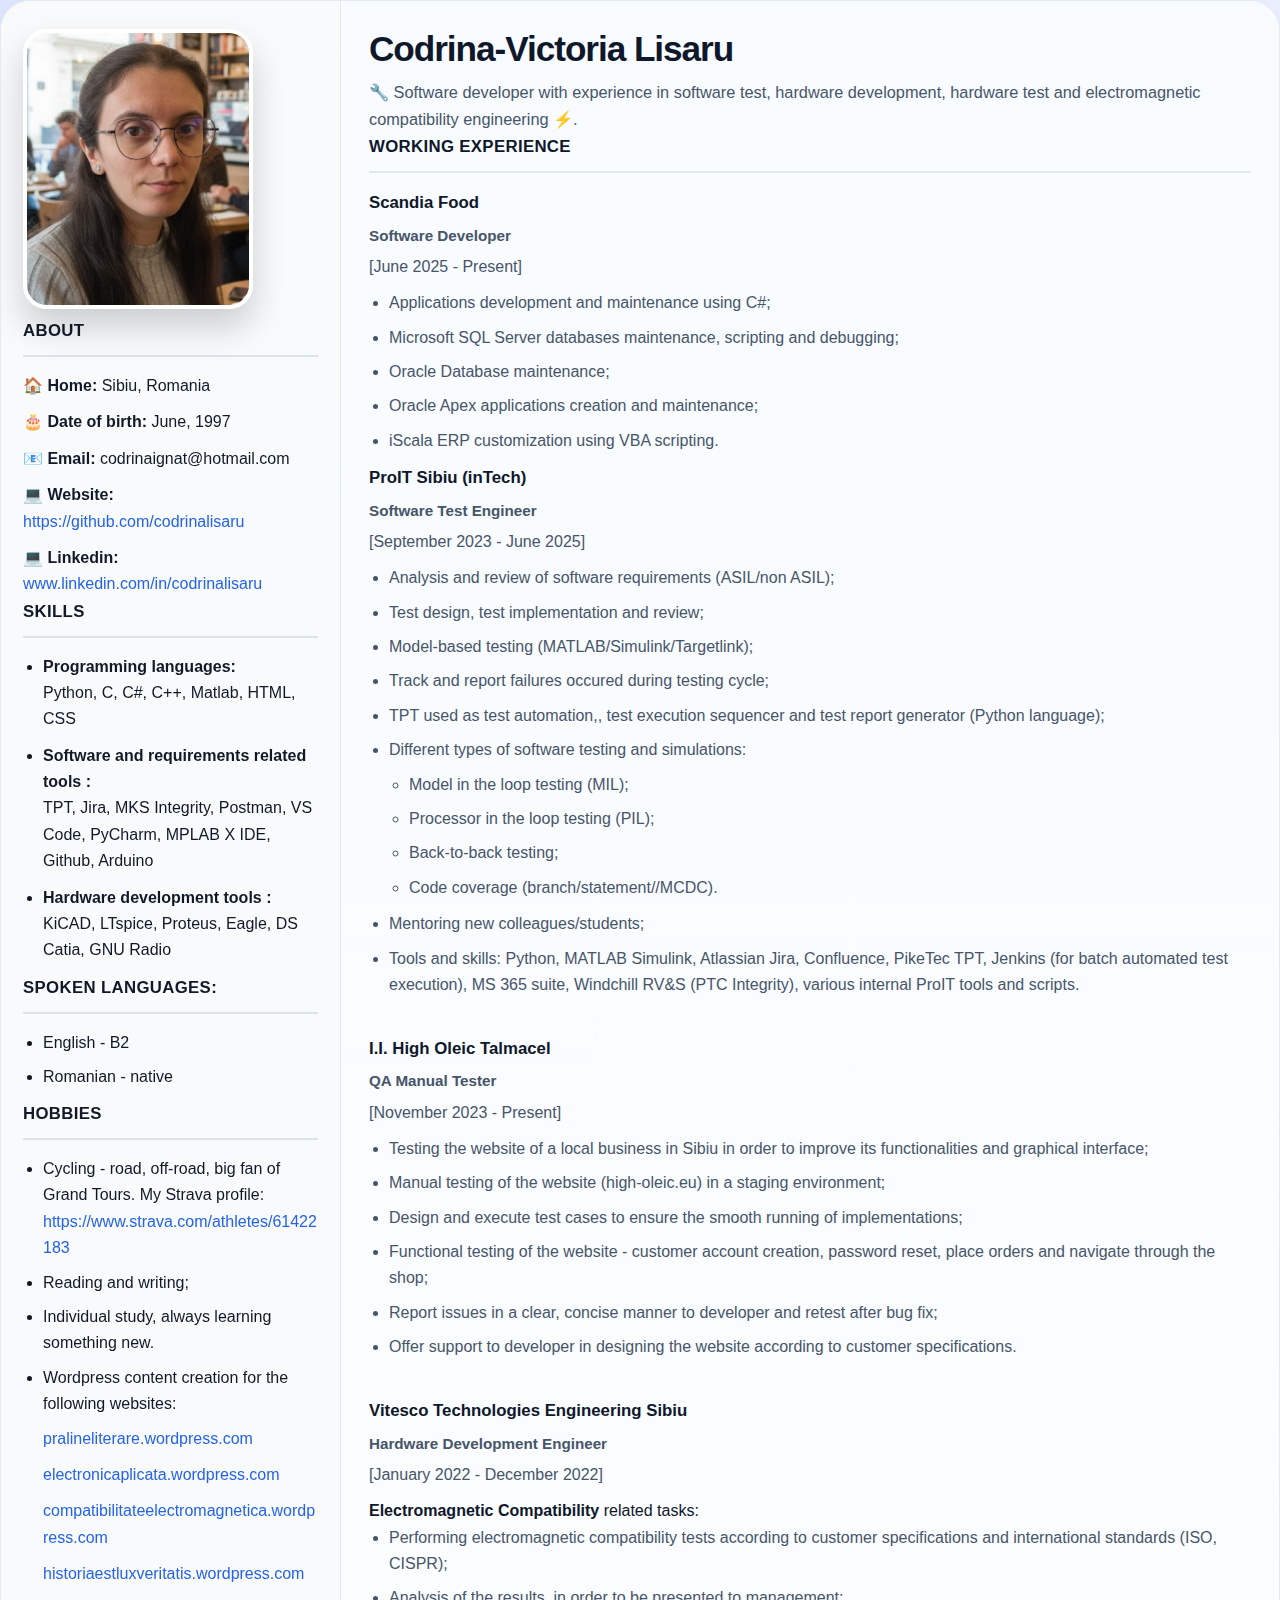
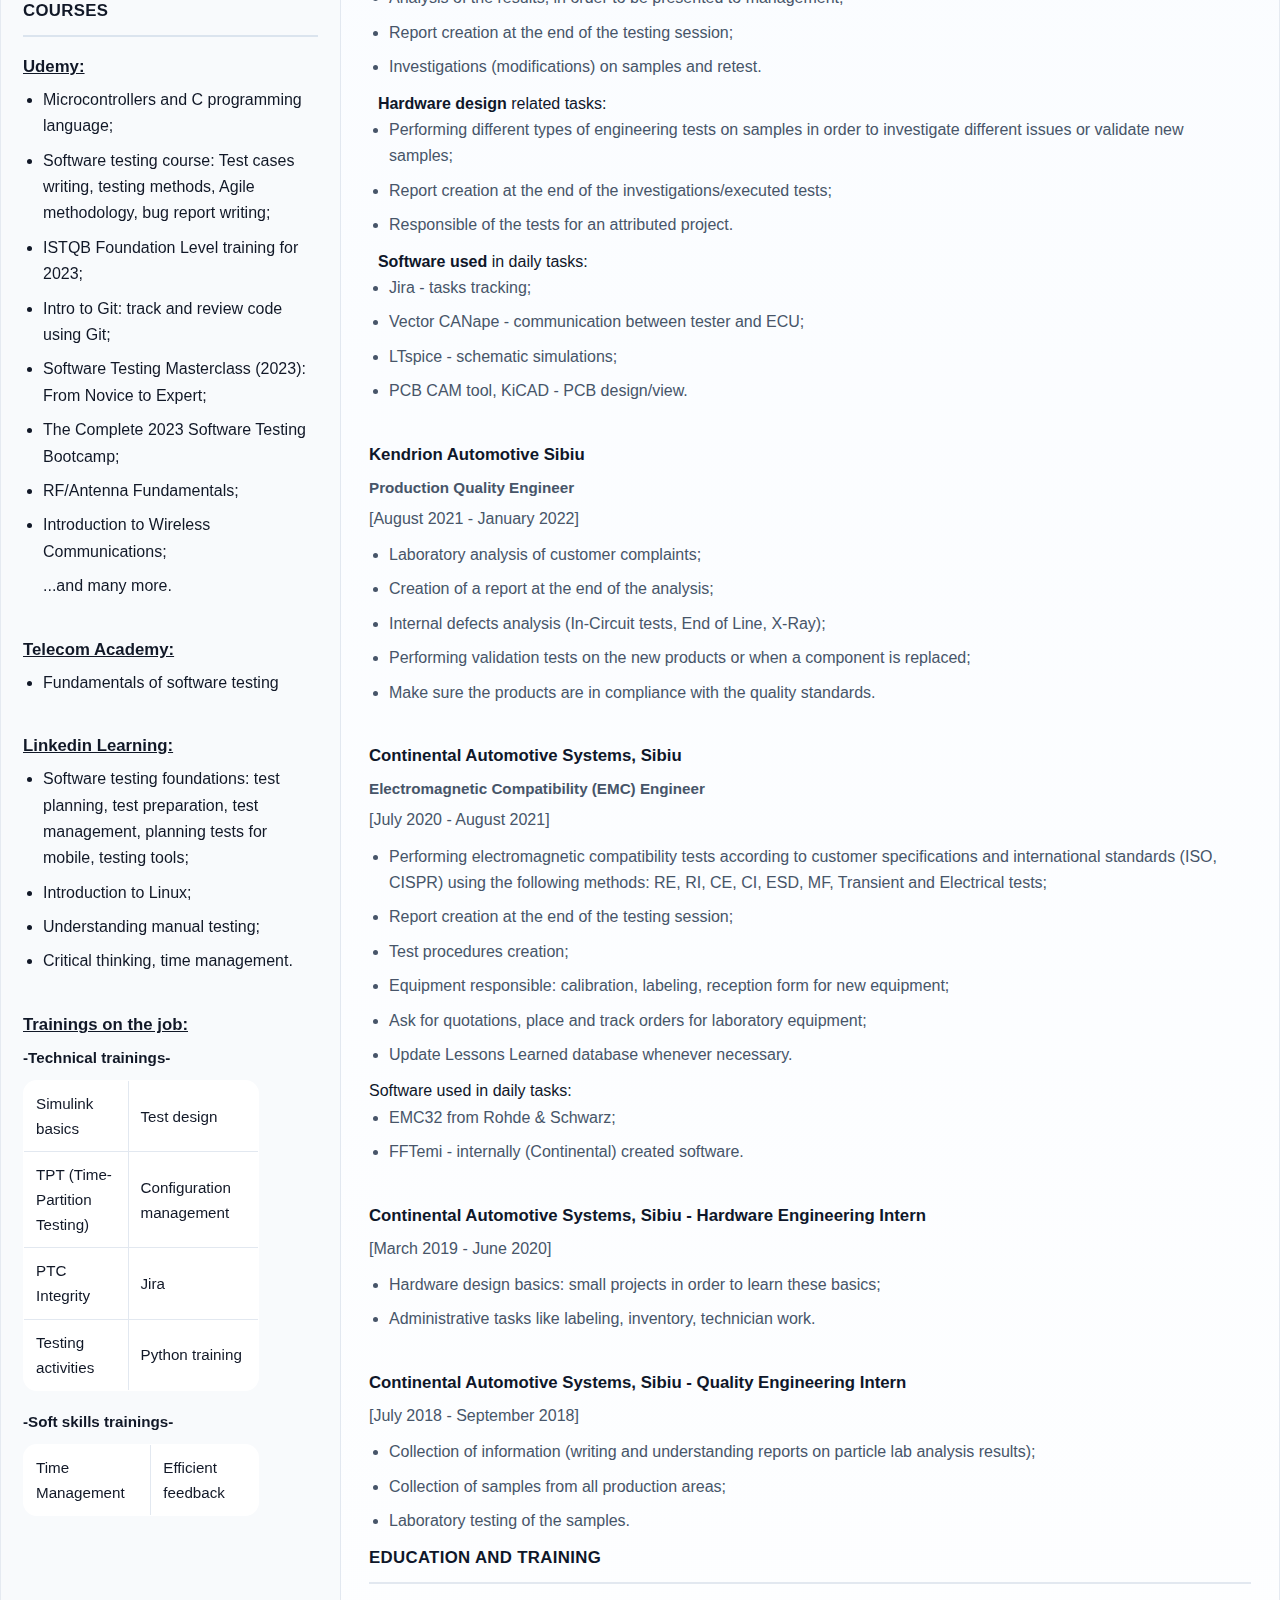
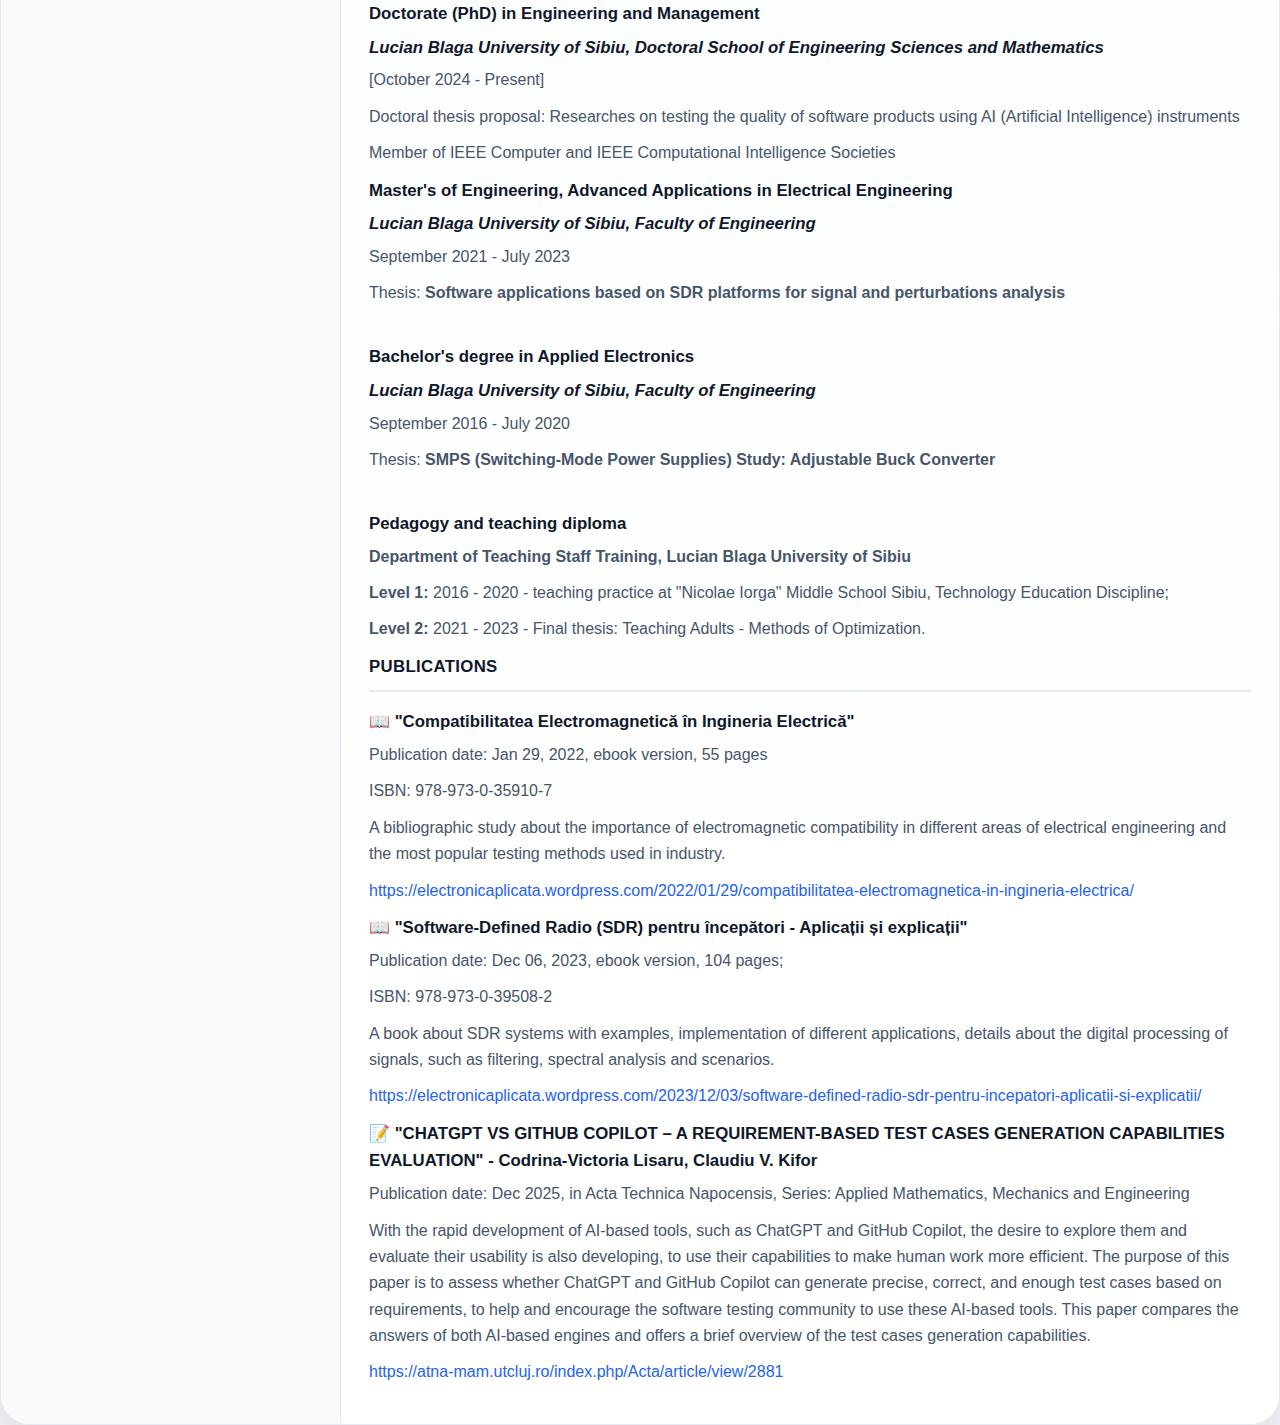
<file: index.html>
<!DOCTYPE html>
<html lang="en">

<head>
	<meta charset="UTF-8">
	<meta http-equiv="X-UA-Compatible" content="IE=edge">
	<meta name="viewport"
		content="width=device-width, initial-scale=1.0">
	<link rel="stylesheet" href="styles.css">
</head>

<body>
	<div class="full">
		<div class="left">
			<div class="image">
				<img src= "CV.jpg"
					style="width:230px;height:280px;">
			</div>
			<div class="Contact">
				<h2>About</h2>
                <p><b>🏠 Home:</b> Sibiu, Romania</p>
                <p><b>🎂 Date of birth:</b> June, 1997</p>
				<p><b>📧 Email:</b> codrinaignat@hotmail.com</p>
				<p><b>💻 Website:</b> <a href="https://github.com/codrinalisaru">https://github.com/codrinalisaru</a></p>
                <p><b>💻 Linkedin:</b> <a href="https://www.linkedin.com/in/codrinalisaru/">www.linkedin.com/in/codrinalisaru</a></p>
			</div>
			<div class="Skills">
				<h2>Skills</h2>
				<ul>
					<li><b>Programming languages: </b><p>
					Python, C, C#, C++, Matlab, HTML, CSS </p></li>
					<li><b>Software and requirements related tools : </b><p>TPT, Jira, MKS Integrity, Postman, VS Code, PyCharm, MPLAB X IDE, Github, Arduino</p></li>
					<li><b>Hardware development tools : </b><p>KiCAD, LTspice, Proteus, Eagle, DS Catia, GNU Radio</p></li>
				</ul>
			</div>
			<div class="Language">
				<h2>Spoken languages:</h2>
				<ul>
					<li>English - B2</li>
					<li>Romanian - native</li>
				</ul>
			</div>
			<div class="Hobbies">
				<h2>Hobbies</h2>
				<ul>
					<li>Cycling - road, off-road, big fan of Grand Tours. My Strava profile: <a href="https://www.strava.com/athletes/61422183">https://www.strava.com/athletes/61422183</a></li>
					<li>Reading and writing;</li>
                    <li>Individual study, always learning something new.</li>
                    <li>Wordpress content creation for the following websites:</li>
                    <p><a href="https://pralineliterare.wordpress.com/">pralineliterare.wordpress.com</a></p>
                    <p><a href="https://electronicaplicata.wordpress.com/">electronicaplicata.wordpress.com</a></p>
                    <p><a href="https://compatibilitateelectromagnetica.wordpress.com/">compatibilitateelectromagnetica.wordpress.com</a></p>
                    <p><a href="https://historiaestluxveritatis.wordpress.com/">historiaestluxveritatis.wordpress.com</a></p>
                </ul>
			</div>
            <div class="courses">
                <h2>Courses</h2>
                <h3><u><b>Udemy: </b></u></h3>
                <ul>
                    <li>Microcontrollers and C programming language;</li>
                    <li>Software testing course: Test cases writing, testing methods, Agile methodology, bug report writing;</li>
                    <li>ISTQB Foundation Level training for 2023;</li>
                    <li>Intro to Git: track and review code using Git;</li>
                    <li>Software Testing Masterclass (2023): From Novice to Expert;</li>
                    <li>The Complete 2023 Software Testing Bootcamp;</li>
                    <li>RF/Antenna Fundamentals;</li>
                    <li>Introduction to Wireless Communications;</li>
                    <p>...and many more.</p>
                </ul>
    
                &nbsp;
                <h3><u><b>Telecom Academy: </b></u></h3>
                <ul>
                    <li>Fundamentals of software testing</li>
                </ul>
    
                &nbsp;
                <h3><u><b>Linkedin Learning: </b></u></h3>
                <ul>
                    <li>Software testing foundations: test planning, test preparation, test management, planning tests for mobile, testing tools;</li>
                    <li>Introduction to Linux;</li>
                    <li>Understanding manual testing;</li>
                    <li>Critical thinking, time management.</li>
                </ul>
    
                &nbsp;
                <h3><u><b>Trainings on the job: </b></u></h3>
                <h4>-Technical trainings-</h4>
                <table style="width:80%">
                    <tr>
                      <td>Simulink basics</td>
                      <td>Test design</td>
                    </tr>
                    <tr>
                      <td>TPT (Time-Partition Testing)</td>
                      <td>Configuration management</td>
                    </tr>
                    <tr>
                        <td>PTC Integrity</td>
                        <td>Jira</td>
                      </tr>
                      <tr>
                        <td>Testing activities</td>
                        <td>Python training</td>
                      </tr>
                  </table>
    
                <h4>-Soft skills trainings-</h4>
                    <table style="width:80%">
                        <tr>
                            <td>Time Management</td>
                            <td> Efficient feedback</td>
                        </tr>
                    </table>
    
            </div>
		</div>

        
		<div class="right">
			<div class="name">
				<h1>Codrina-Victoria Lisaru</h1>
			</div>
			<div class="title">
                <p>🔧 Software developer with experience in software test, hardware development, hardware test and electromagnetic compatibility engineering ⚡.</p>
			</div>
                			
			<div class="Experience">
				<h2>Working experience </h2>
				<h3>Scandia Food</h3>
				<h4>Software Developer</h4>
				<p>[June 2025 - Present]</p>
				<ul>
					<li>Applications development and maintenance using C#;</li>
					<li>Microsoft SQL Server databases maintenance, scripting and debugging;</li>
					<li>Oracle Database maintenance;</li>
					<li>Oracle Apex applications creation and maintenance;</li>
					<li>iScala ERP customization using VBA scripting.</li>
				</ul>
				<h3>ProIT Sibiu (inTech)</h3>
				<h4>Software Test Engineer</h4>
				<p>[September 2023 - June 2025]</p>
				<ul>
					<li>Analysis and review of software requirements (ASIL/non ASIL);</li>
                    			<li>Test design, test implementation and review;</li>
                    			<li>Model-based testing (MATLAB/Simulink/Targetlink);</li>
                    			<li>Track and report failures occured during testing cycle;</li>
                    			<li>TPT used as test automation,, test execution sequencer and test report generator (Python language);</li>
                    			<li>Different types of software testing and simulations:</li>
                      	  	<ul>
                            		<li>Model in the loop testing (MIL);</li>
                            		<li>Processor in the loop testing (PIL);</li>
                            <li>Back-to-back testing;</li>
                            <li>Code coverage (branch/statement//MCDC).</li>
                        </ul>
                    <li>Mentoring new colleagues/students;</li>
                    <li>Tools and skills: Python, MATLAB Simulink, Atlassian Jira, Confluence, PikeTec TPT, Jenkins (for batch automated test execution), MS 365 suite, Windchill RV&S (PTC Integrity), various internal ProIT tools and scripts.</li>
				</ul>
                &nbsp;

                <h3>I.I. High Oleic Talmacel</h3>
				<h4>QA Manual Tester</h4>
				<p>[November 2023 - Present]</p>
				<ul>
					<li>Testing the website of a local business in Sibiu in order to improve its functionalities and graphical interface; </li>
					<li>Manual testing of the website (high-oleic.eu) in a staging environment;</li>
					<li>Design and execute test cases to ensure the smooth running of implementations;</li>
					<li>Functional testing of the website - customer account creation, password reset, place orders and navigate through the shop;</li>
					<li>Report issues in a clear, concise manner to developer and retest after bug fix;</li>
					<li>Offer support to developer in designing the website according to customer specifications.</li>
				</ul>
                &nbsp;
				<h3>Vitesco Technologies Engineering Sibiu</h3>
				<h4>Hardware Development Engineer</h4>
				<p>[January 2022 - December 2022]</p>
                <p2><b>Electromagnetic Compatibility</b> related tasks:</p2>
				<ul>
					<li>Performing electromagnetic compatibility tests according to customer specifications and international standards (ISO, CISPR);</li>
					<li>Analysis of the results, in order to be presented to management; </li>
					<li>Report creation at the end of the testing session; </li>
                    <li>Investigations (modifications) on samples and retest. </li>
				</ul>
                &nbsp;
                <p2><b>Hardware design</b> related tasks: </p2>
                <ul>
					<li>Performing different types of engineering tests on samples in order to investigate different issues or validate new samples;</li>
					<li>Report creation at the end of the investigations/executed tests; </li>
					<li>Responsible of the tests for an attributed project. </li>
				</ul>
                &nbsp;
                <p2><b>Software used</b> in daily tasks: </p2>
                <ul>
					<li>Jira - tasks tracking; </li>
					<li>Vector CANape - communication between tester and ECU; </li>
					<li>LTspice - schematic simulations; </li>
                    <li>PCB CAM tool, KiCAD - PCB design/view.</li>
				</ul>
                &nbsp;
                <h3>Kendrion Automotive Sibiu</h3>
				<h4>Production Quality Engineer</h4>
				<p>[August 2021 - January 2022]</p>
				<ul>
					<li>Laboratory analysis of customer complaints;</li>
					<li>Creation of a report at the end of the analysis;</li>
					<li>Internal defects analysis (In-Circuit tests, End of Line, X-Ray);</li>
                    <li>Performing validation tests on the new products or when a component is replaced;</li>
                    <li>Make sure the products are in compliance with the quality standards.</li>
				</ul>
                &nbsp;
                <h3>Continental Automotive Systems, Sibiu</h3>
				<h4>Electromagnetic Compatibility (EMC) Engineer</h4>
				<p>[July 2020 - August 2021]</p>
				<ul>
					<li>Performing electromagnetic compatibility tests according to customer specifications 
                        and international standards (ISO, CISPR) using the following methods: RE, RI, CE, CI, ESD,
                        MF, Transient and Electrical tests; 
                    </li>
					<li>Report creation at the end of the testing session; </li>
					<li>Test procedures creation;</li>
                    <li>Equipment responsible: calibration, labeling, reception form for new equipment;</li>
					<li>Ask for quotations, place and track orders for laboratory equipment;</li>
                    <li>Update Lessons Learned database whenever necessary.</li>
				</ul>
                <p2>Software used in daily tasks: </p2>
                <ul>
                    <li>EMC32 from Rohde & Schwarz;</li>
                    <li>FFTemi - internally (Continental) created software.</li>
                </ul>
                &nbsp;
                <h3>Continental Automotive Systems, Sibiu - Hardware Engineering Intern</h3>
				<p>[March 2019 - June 2020]</p>
				<ul>
					<li>Hardware design basics: small projects in order to learn these basics;</li>
					<li>Administrative tasks like labeling, inventory, technician work.</li>
                </ul>

                &nbsp;
                <h3>Continental Automotive Systems, Sibiu - Quality Engineering Intern</h3>
				<p>[July 2018 - September 2018]</p>
				<ul>
					<li>Collection of information (writing and understanding reports on particle lab analysis results);</li>
					<li>Collection of samples from all production areas;</li>
                    <li>Laboratory testing of the samples.</li>
                </ul>
			</div>
			<div class="Education">
				<h2>Education and Training</h2>
                <h3>Doctorate (PhD) in Engineering and Management</h3>
		<h3><i>Lucian Blaga University of Sibiu, Doctoral School of Engineering Sciences and Mathematics</i></h3>
			<p>[October 2024 - Present]</p>
			<p>Doctoral thesis proposal: Researches on testing the quality of software products using AI (Artificial Intelligence) instruments</p>
			<p>Member of IEEE Computer and IEEE Computational Intelligence Societies</p>
		<h3>Master's of Engineering, Advanced Applications in Electrical Engineering</h3>
		<h3><i>Lucian Blaga University of Sibiu, Faculty of Engineering</i></h3>
                <p>September 2021 - July 2023</p>
                <p>Thesis: <b>Software applications based on SDR platforms for signal and perturbations analysis</b></p>
				
                &nbsp;
                <h3>Bachelor's degree in Applied Electronics</h3>
                <h3><i>Lucian Blaga University of Sibiu, Faculty of Engineering</i></h3>
				<p>September 2016 - July 2020</p>
                <p>Thesis: <b>SMPS (Switching-Mode Power Supplies) Study: Adjustable Buck Converter</b></p>
				
                &nbsp;
                <h3>Pedagogy and teaching diploma</h3>
				<p><b>Department of Teaching Staff Training, Lucian Blaga University of Sibiu</b></p>
                <p><b>Level 1:</b> 2016 - 2020 - teaching practice at "Nicolae Iorga" Middle School Sibiu, Technology Education Discipline;</p>
                <p><b>Level 2:</b> 2021 - 2023 - Final thesis: Teaching Adults - Methods of Optimization.</p>
            </div>
			
            <div class="publications">
                <h2>Publications</h2>
                <h3>📖 "Compatibilitatea Electromagnetică în Ingineria Electrică"</h3>
                <p>Publication date: Jan 29, 2022, ebook version, 55 pages</p>
                <p>ISBN: 978-973-0-35910-7</p>
                <p>A bibliographic study about the importance of electromagnetic compatibility in different areas of electrical engineering
                    and the most popular testing methods used in industry.
                </p>
                <p><a href="https://electronicaplicata.wordpress.com/2022/01/29/compatibilitatea-electromagnetica-in-ingineria-electrica/">
                    https://electronicaplicata.wordpress.com/2022/01/29/compatibilitatea-electromagnetica-in-ingineria-electrica/</a></p>

                <h3>📖 "Software-Defined Radio (SDR) pentru începători - Aplicații și explicații"</h3>
                <p>Publication date: Dec 06, 2023, ebook version, 104 pages;</p>
                <p>ISBN: 978-973-0-39508-2</p> 
                <!-- <p>Short description: </p> -->
                <p>A book about SDR systems with examples, implementation of different applications, details about the digital processing of signals, such as filtering, spectral analysis and scenarios.</p>
                <p><a href="https://electronicaplicata.wordpress.com/2023/12/03/software-defined-radio-sdr-pentru-incepatori-aplicatii-si-explicatii/">
                    https://electronicaplicata.wordpress.com/2023/12/03/software-defined-radio-sdr-pentru-incepatori-aplicatii-si-explicatii/</a></p>

				<h3>📝 "CHATGPT VS GITHUB COPILOT – A REQUIREMENT-BASED TEST CASES GENERATION CAPABILITIES EVALUATION" - Codrina-Victoria Lisaru, Claudiu V. Kifor</h3>
                <p>Publication date: Dec 2025, in Acta Technica Napocensis, Series: Applied Mathematics, Mechanics and Engineering</p>
                <!-- <p>Abstract: </p> -->
                <p>With the rapid development of AI-based tools, such as ChatGPT and GitHub Copilot, the desire to explore them and evaluate their usability is also developing, to use their capabilities to make human work more efficient. The purpose of this paper is to assess whether ChatGPT and GitHub Copilot can generate precise, correct, and enough test cases based on requirements, to help and encourage the software testing community to use these AI-based tools. This paper compares the answers of both AI-based engines and offers a brief overview of the test cases generation capabilities.</p>
                <p><a href="https://atna-mam.utcluj.ro/index.php/Acta/article/view/2881">
                    https://atna-mam.utcluj.ro/index.php/Acta/article/view/2881</a></p>
            </div>
		</div>
	</div>
</body>

</html>
</file>
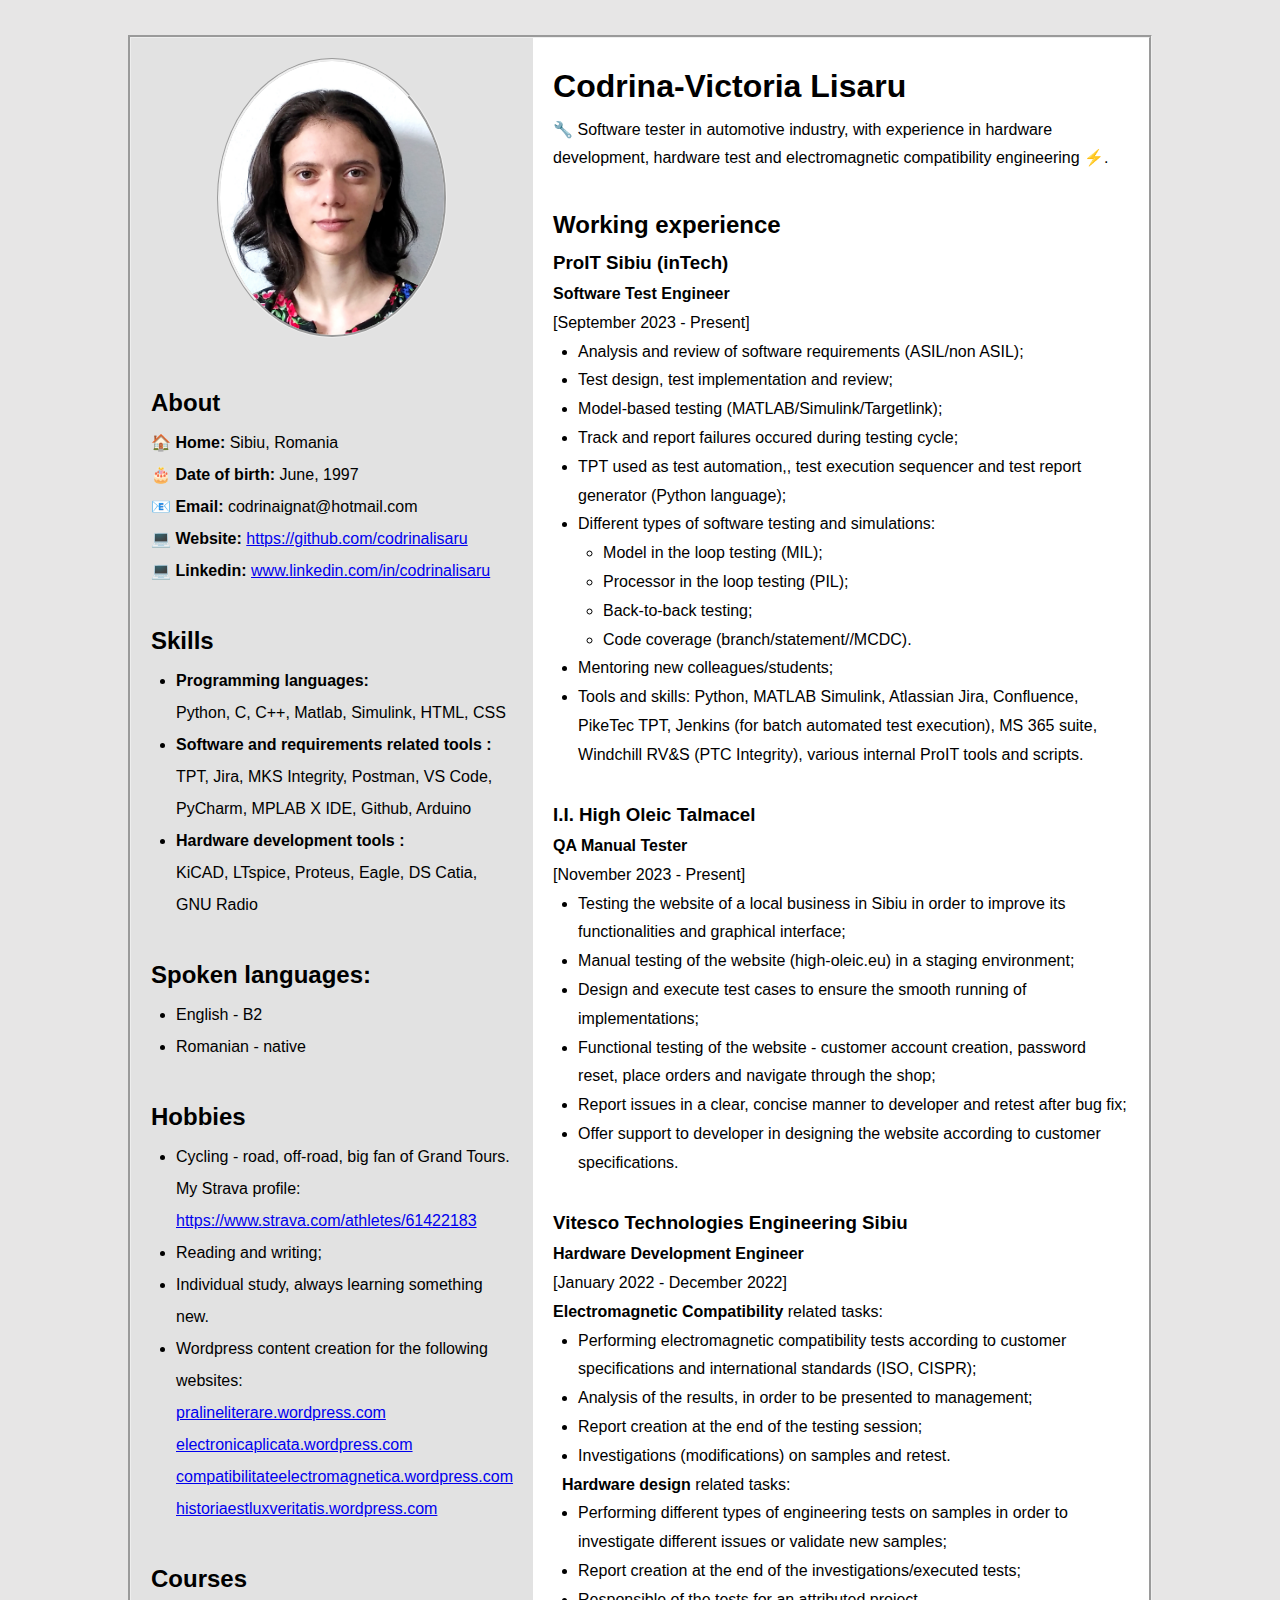
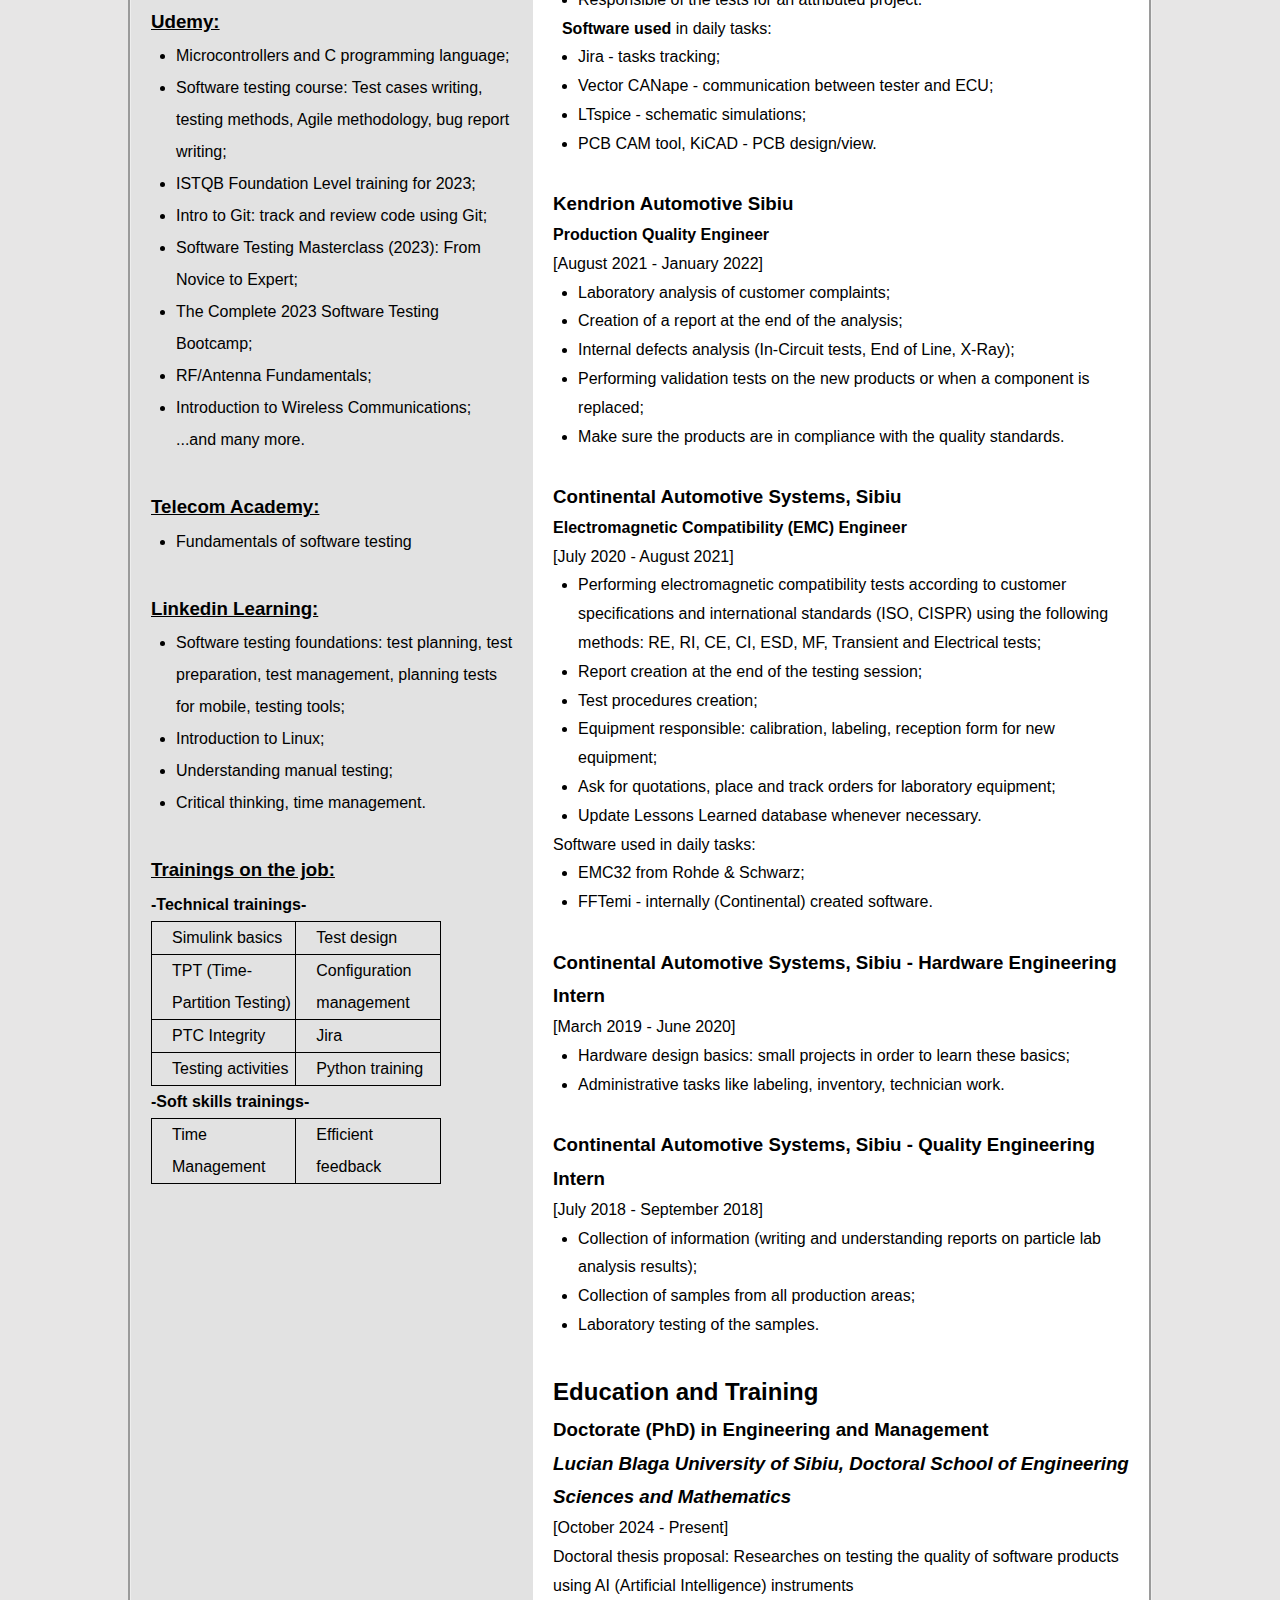
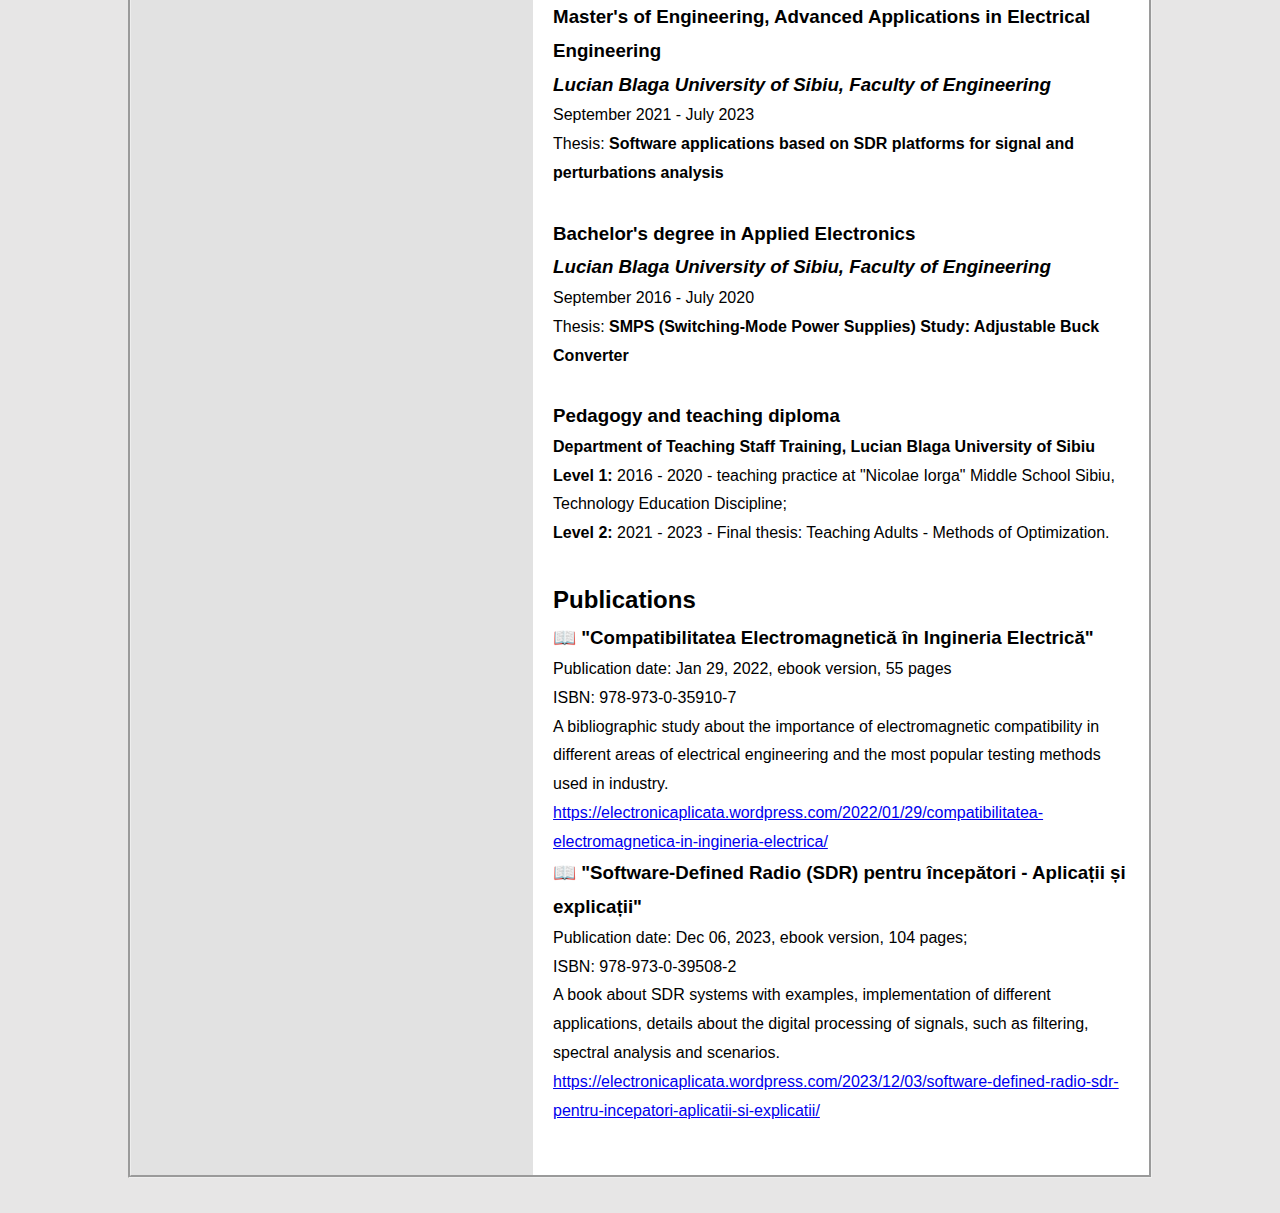
<file: public/index.html>
<!DOCTYPE html>
<html lang="en">

<head>
	<meta charset="UTF-8">
	<meta http-equiv="X-UA-Compatible" content="IE=edge">
	<meta name="viewport"
		content="width=device-width, initial-scale=1.0">
	<link rel="stylesheet" href="styles.css">
</head>

<body>
	<div class="full">
		<div class="left">
			<div class="image">
				<img src= "CV.jpg"
					style="width:230px;height:280px;">
			</div>
			<div class="Contact">
				<h2>About</h2>
                <p><b>🏠 Home:</b> Sibiu, Romania</p>
                <p><b>🎂 Date of birth:</b> June, 1997</p>
				<p><b>📧 Email:</b> codrinaignat@hotmail.com</p>
				<p><b>💻 Website:</b> <a href="https://github.com/codrinalisaru">https://github.com/codrinalisaru</a></p>
                <p><b>💻 Linkedin:</b> <a href="https://www.linkedin.com/in/codrinalisaru/">www.linkedin.com/in/codrinalisaru</a></p>
			</div>
			<div class="Skills">
				<h2>Skills</h2>
				<ul>
					<li><b>Programming languages: </b><p>
					Python, C, C++, Matlab, Simulink, HTML, CSS </p></li>
					<li><b>Software and requirements related tools : </b><p>TPT, Jira, MKS Integrity, Postman, VS Code, PyCharm, MPLAB X IDE, Github, Arduino</p></li>
					<li><b>Hardware development tools : </b><p>KiCAD, LTspice, Proteus, Eagle, DS Catia, GNU Radio</p></li>
				</ul>
			</div>
			<div class="Language">
				<h2>Spoken languages:</h2>
				<ul>
					<li>English - B2</li>
					<li>Romanian - native</li>
				</ul>
			</div>
			<div class="Hobbies">
				<h2>Hobbies</h2>
				<ul>
					<li>Cycling - road, off-road, big fan of Grand Tours. My Strava profile: <a href="https://www.strava.com/athletes/61422183">https://www.strava.com/athletes/61422183</a></li>
					<li>Reading and writing;</li>
                    <li>Individual study, always learning something new.</li>
                    <li>Wordpress content creation for the following websites:</li>
                    <p><a href="https://pralineliterare.wordpress.com/">pralineliterare.wordpress.com</a></p>
                    <p><a href="https://electronicaplicata.wordpress.com/">electronicaplicata.wordpress.com</a></p>
                    <p><a href="https://compatibilitateelectromagnetica.wordpress.com/">compatibilitateelectromagnetica.wordpress.com</a></p>
                    <p><a href="https://historiaestluxveritatis.wordpress.com/">historiaestluxveritatis.wordpress.com</a></p>
                </ul>
			</div>
            <div class="courses">
                <h2>Courses</h2>
                <h3><u><b>Udemy: </b></u></h3>
                <ul>
                    <li>Microcontrollers and C programming language;</li>
                    <li>Software testing course: Test cases writing, testing methods, Agile methodology, bug report writing;</li>
                    <li>ISTQB Foundation Level training for 2023;</li>
                    <li>Intro to Git: track and review code using Git;</li>
                    <li>Software Testing Masterclass (2023): From Novice to Expert;</li>
                    <li>The Complete 2023 Software Testing Bootcamp;</li>
                    <li>RF/Antenna Fundamentals;</li>
                    <li>Introduction to Wireless Communications;</li>
                    <p>...and many more.</p>
                </ul>
    
                &nbsp;
                <h3><u><b>Telecom Academy: </b></u></h3>
                <ul>
                    <li>Fundamentals of software testing</li>
                </ul>
    
                &nbsp;
                <h3><u><b>Linkedin Learning: </b></u></h3>
                <ul>
                    <li>Software testing foundations: test planning, test preparation, test management, planning tests for mobile, testing tools;</li>
                    <li>Introduction to Linux;</li>
                    <li>Understanding manual testing;</li>
                    <li>Critical thinking, time management.</li>
                </ul>
    
                &nbsp;
                <h3><u><b>Trainings on the job: </b></u></h3>
                <h4>-Technical trainings-</h4>
                <table style="width:80%">
                    <tr>
                      <td>Simulink basics</td>
                      <td>Test design</td>
                    </tr>
                    <tr>
                      <td>TPT (Time-Partition Testing)</td>
                      <td>Configuration management</td>
                    </tr>
                    <tr>
                        <td>PTC Integrity</td>
                        <td>Jira</td>
                      </tr>
                      <tr>
                        <td>Testing activities</td>
                        <td>Python training</td>
                      </tr>
                  </table>
    
                <h4>-Soft skills trainings-</h4>
                    <table style="width:80%">
                        <tr>
                            <td>Time Management</td>
                            <td> Efficient feedback</td>
                        </tr>
                    </table>
    
            </div>
		</div>

        
		<div class="right">
			<div class="name">
				<h1>Codrina-Victoria Lisaru</h1>
			</div>
			<div class="title">
                <p>🔧 Software tester in automotive industry, with experience in hardware development, hardware test and electromagnetic compatibility engineering ⚡.</p>
			</div>
                			
			<div class="Experience">
				<h2>Working experience </h2>
				<h3>ProIT Sibiu (inTech)</h3>
				<h4>Software Test Engineer</h4>
				<p>[September 2023 - Present]</p>
				<ul>
					<li>Analysis and review of software requirements (ASIL/non ASIL);</li>
                    			<li>Test design, test implementation and review;</li>
                    			<li>Model-based testing (MATLAB/Simulink/Targetlink);</li>
                    			<li>Track and report failures occured during testing cycle;</li>
                    			<li>TPT used as test automation,, test execution sequencer and test report generator (Python language);</li>
                    			<li>Different types of software testing and simulations:</li>
                      	  	<ul>
                            		<li>Model in the loop testing (MIL);</li>
                            		<li>Processor in the loop testing (PIL);</li>
                            <li>Back-to-back testing;</li>
                            <li>Code coverage (branch/statement//MCDC).</li>
                        </ul>
                    <li>Mentoring new colleagues/students;</li>
                    <li>Tools and skills: Python, MATLAB Simulink, Atlassian Jira, Confluence, PikeTec TPT, Jenkins (for batch automated test execution), MS 365 suite, Windchill RV&S (PTC Integrity), various internal ProIT tools and scripts.</li>
				</ul>
                &nbsp;

                <h3>I.I. High Oleic Talmacel</h3>
				<h4>QA Manual Tester</h4>
				<p>[November 2023 - Present]</p>
				<ul>
					<li>Testing the website of a local business in Sibiu in order to improve its functionalities and graphical interface; </li>
					<li>Manual testing of the website (high-oleic.eu) in a staging environment;</li>
					<li>Design and execute test cases to ensure the smooth running of implementations;</li>
					<li>Functional testing of the website - customer account creation, password reset, place orders and navigate through the shop;</li>
					<li>Report issues in a clear, concise manner to developer and retest after bug fix;</li>
					<li>Offer support to developer in designing the website according to customer specifications.</li>
				</ul>
                &nbsp;
				<h3>Vitesco Technologies Engineering Sibiu</h3>
				<h4>Hardware Development Engineer</h4>
				<p>[January 2022 - December 2022]</p>
                <p2><b>Electromagnetic Compatibility</b> related tasks:</p2>
				<ul>
					<li>Performing electromagnetic compatibility tests according to customer specifications and international standards (ISO, CISPR);</li>
					<li>Analysis of the results, in order to be presented to management; </li>
					<li>Report creation at the end of the testing session; </li>
                    <li>Investigations (modifications) on samples and retest. </li>
				</ul>
                &nbsp;
                <p2><b>Hardware design</b> related tasks: </p2>
                <ul>
					<li>Performing different types of engineering tests on samples in order to investigate different issues or validate new samples;</li>
					<li>Report creation at the end of the investigations/executed tests; </li>
					<li>Responsible of the tests for an attributed project. </li>
				</ul>
                &nbsp;
                <p2><b>Software used</b> in daily tasks: </p2>
                <ul>
					<li>Jira - tasks tracking; </li>
					<li>Vector CANape - communication between tester and ECU; </li>
					<li>LTspice - schematic simulations; </li>
                    <li>PCB CAM tool, KiCAD - PCB design/view.</li>
				</ul>
                &nbsp;
                <h3>Kendrion Automotive Sibiu</h3>
				<h4>Production Quality Engineer</h4>
				<p>[August 2021 - January 2022]</p>
				<ul>
					<li>Laboratory analysis of customer complaints;</li>
					<li>Creation of a report at the end of the analysis;</li>
					<li>Internal defects analysis (In-Circuit tests, End of Line, X-Ray);</li>
                    <li>Performing validation tests on the new products or when a component is replaced;</li>
                    <li>Make sure the products are in compliance with the quality standards.</li>
				</ul>
                &nbsp;
                <h3>Continental Automotive Systems, Sibiu</h3>
				<h4>Electromagnetic Compatibility (EMC) Engineer</h4>
				<p>[July 2020 - August 2021]</p>
				<ul>
					<li>Performing electromagnetic compatibility tests according to customer specifications 
                        and international standards (ISO, CISPR) using the following methods: RE, RI, CE, CI, ESD,
                        MF, Transient and Electrical tests; 
                    </li>
					<li>Report creation at the end of the testing session; </li>
					<li>Test procedures creation;</li>
                    <li>Equipment responsible: calibration, labeling, reception form for new equipment;</li>
					<li>Ask for quotations, place and track orders for laboratory equipment;</li>
                    <li>Update Lessons Learned database whenever necessary.</li>
				</ul>
                <p2>Software used in daily tasks: </p2>
                <ul>
                    <li>EMC32 from Rohde & Schwarz;</li>
                    <li>FFTemi - internally (Continental) created software.</li>
                </ul>
                &nbsp;
                <h3>Continental Automotive Systems, Sibiu - Hardware Engineering Intern</h3>
				<p>[March 2019 - June 2020]</p>
				<ul>
					<li>Hardware design basics: small projects in order to learn these basics;</li>
					<li>Administrative tasks like labeling, inventory, technician work.</li>
                </ul>

                &nbsp;
                <h3>Continental Automotive Systems, Sibiu - Quality Engineering Intern</h3>
				<p>[July 2018 - September 2018]</p>
				<ul>
					<li>Collection of information (writing and understanding reports on particle lab analysis results);</li>
					<li>Collection of samples from all production areas;</li>
                    <li>Laboratory testing of the samples.</li>
                </ul>
			</div>
			<div class="Education">
				<h2>Education and Training</h2>
                <h3>Doctorate (PhD) in Engineering and Management</h3>
		<h3><i>Lucian Blaga University of Sibiu, Doctoral School of Engineering Sciences and Mathematics</i></h3>
			<p>[October 2024 - Present]</p>
			<p>Doctoral thesis proposal: Researches on testing the quality of software products using AI (Artificial Intelligence) instruments</p>
		
		<h3>Master's of Engineering, Advanced Applications in Electrical Engineering</h3>
		<h3><i>Lucian Blaga University of Sibiu, Faculty of Engineering</i></h3>
                <p>September 2021 - July 2023</p>
                <p>Thesis: <b>Software applications based on SDR platforms for signal and perturbations analysis</b></p>
				
                &nbsp;
                <h3>Bachelor's degree in Applied Electronics</h3>
                <h3><i>Lucian Blaga University of Sibiu, Faculty of Engineering</i></h3>
				<p>September 2016 - July 2020</p>
                <p>Thesis: <b>SMPS (Switching-Mode Power Supplies) Study: Adjustable Buck Converter</b></p>
				
                &nbsp;
                <h3>Pedagogy and teaching diploma</h3>
				<p><b>Department of Teaching Staff Training, Lucian Blaga University of Sibiu</b></p>
                <p><b>Level 1:</b> 2016 - 2020 - teaching practice at "Nicolae Iorga" Middle School Sibiu, Technology Education Discipline;</p>
                <p><b>Level 2:</b> 2021 - 2023 - Final thesis: Teaching Adults - Methods of Optimization.</p>
            </div>
			
            <div class="publications">
                <h2>Publications</h2>
                <h3>📖 "Compatibilitatea Electromagnetică în Ingineria Electrică"</h3>
                <p>Publication date: Jan 29, 2022, ebook version, 55 pages</p>
                <p>ISBN: 978-973-0-35910-7</p>
                <p>A bibliographic study about the importance of electromagnetic compatibility in different areas of electrical engineering
                    and the most popular testing methods used in industry.
                </p>
                <p><a href="https://electronicaplicata.wordpress.com/2022/01/29/compatibilitatea-electromagnetica-in-ingineria-electrica/">
                    https://electronicaplicata.wordpress.com/2022/01/29/compatibilitatea-electromagnetica-in-ingineria-electrica/</a></p>

                <h3>📖 "Software-Defined Radio (SDR) pentru începători - Aplicații și explicații"</h3>
                <p>Publication date: Dec 06, 2023, ebook version, 104 pages;</p>
                <p>ISBN: 978-973-0-39508-2</p>
                <!-- <p>Short description: </p> -->
                <p>A book about SDR systems with examples, implementation of different applications, details about the digital processing of signals, such as filtering, spectral analysis and scenarios.</p>
                <p><a href="https://electronicaplicata.wordpress.com/2023/12/03/software-defined-radio-sdr-pentru-incepatori-aplicatii-si-explicatii/">
                    https://electronicaplicata.wordpress.com/2023/12/03/software-defined-radio-sdr-pentru-incepatori-aplicatii-si-explicatii/</a></p>

            </div>
		</div>
	</div>
</body>

</html>
</file>
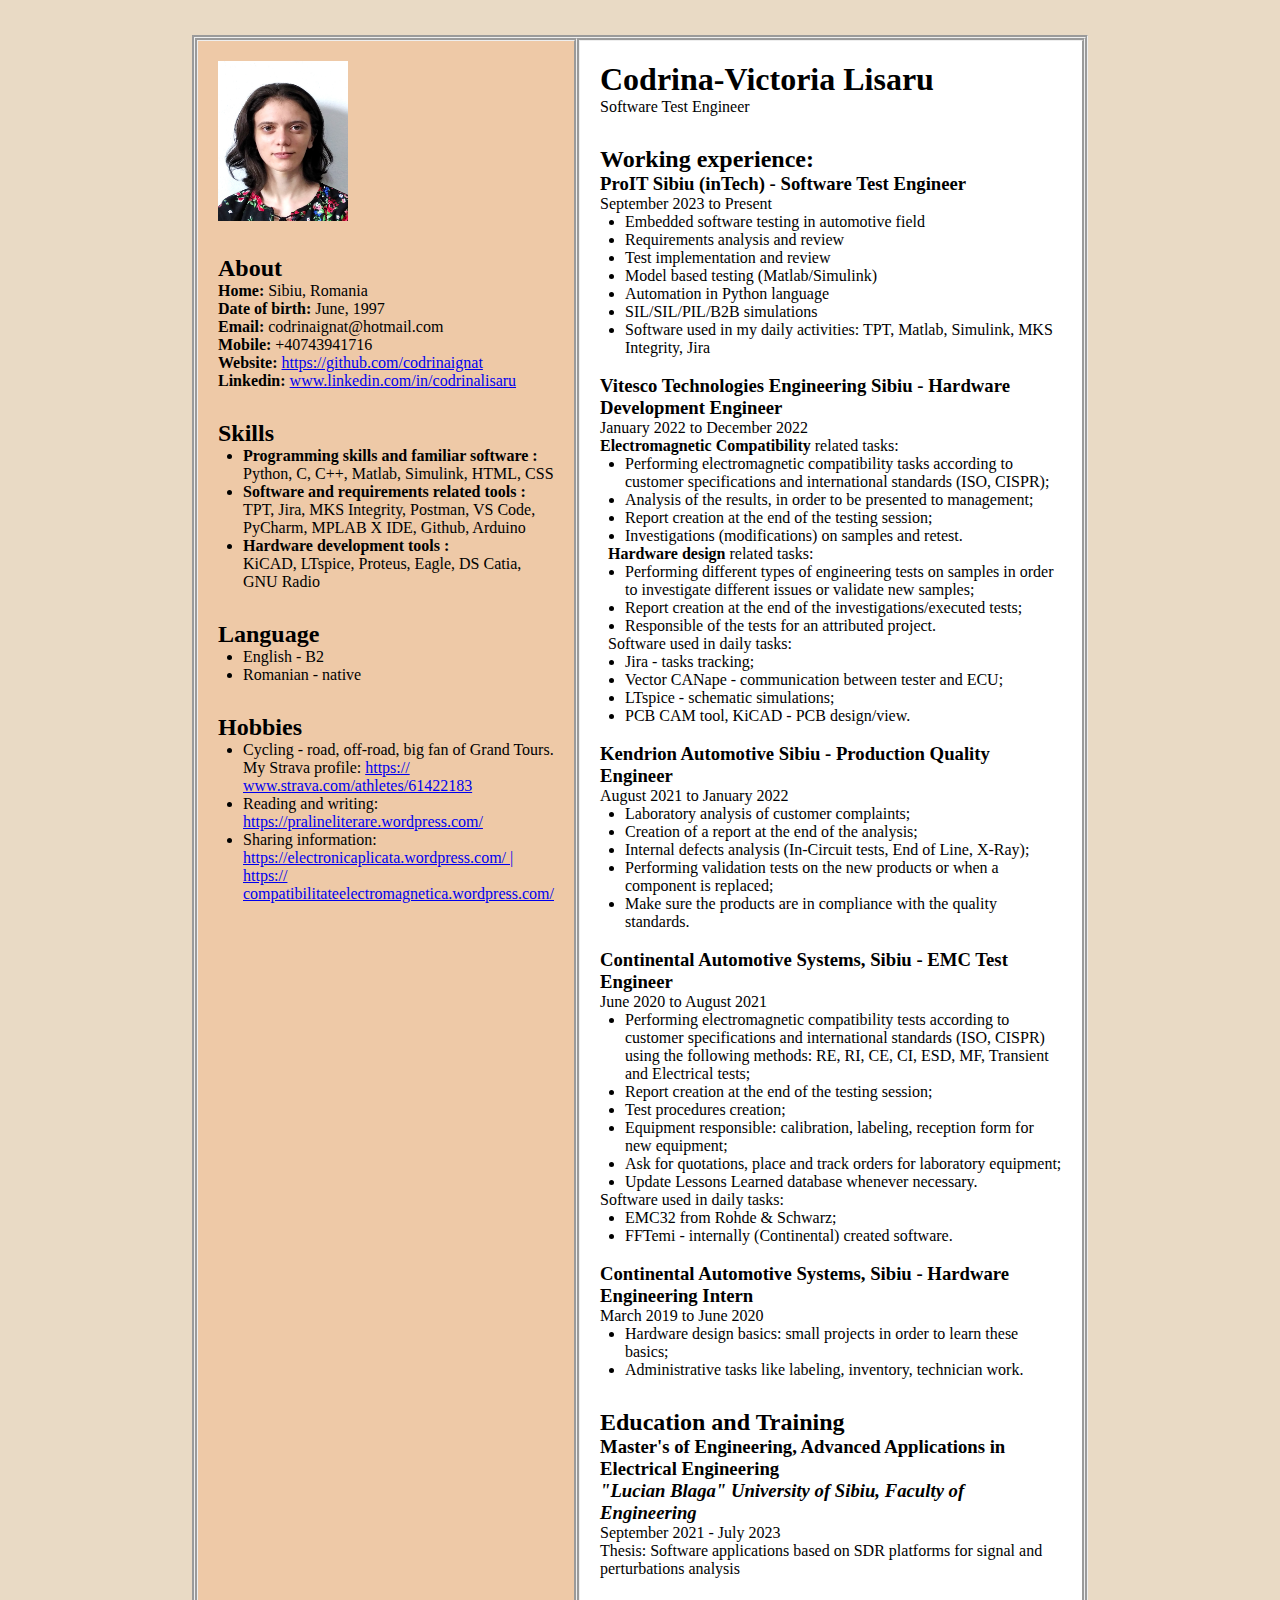
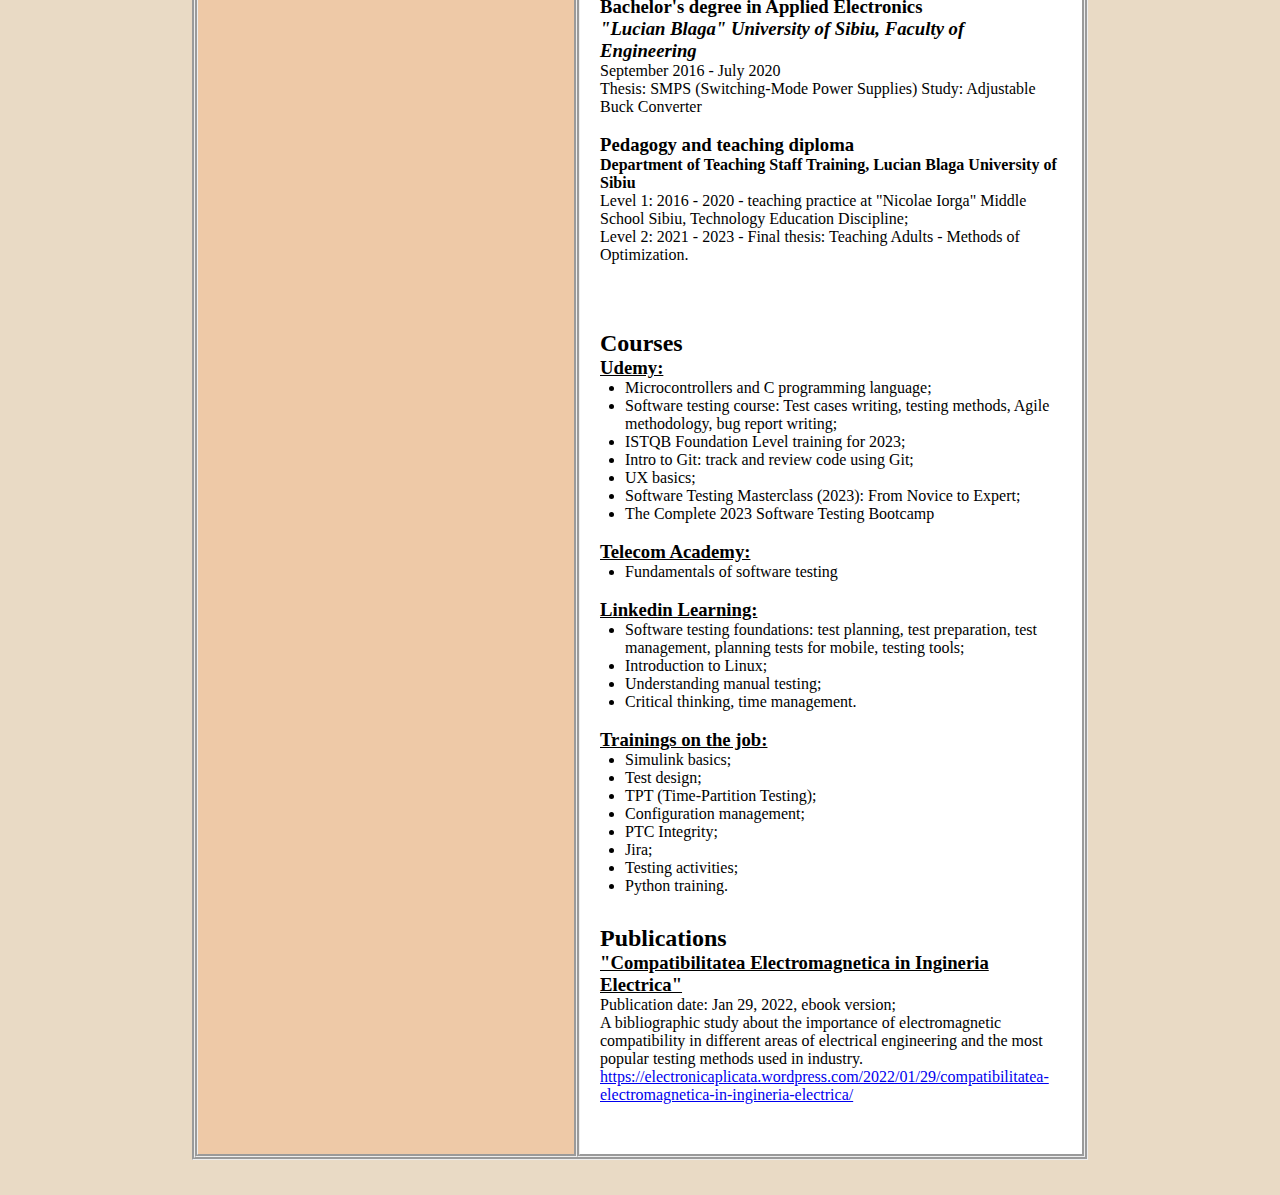
<file: CV_Codrina_Lisaru.html>
<!DOCTYPE html>
<html lang="en">

<head>
	<meta charset="UTF-8">
	<meta http-equiv="X-UA-Compatible" content="IE=edge">
	<meta name="viewport"
		content="width=device-width, initial-scale=1.0">
	<link rel="stylesheet" href="CV_Codrina_Lisaru.css">
</head>

<body>
	<div class="full">
		<div class="left">
			<div class="image">
				<img src= "IMG_20200605_144606.jpg"
					alt="gfg-logo"
					style="width:130px;height:160px;">
			</div>
			<div class="Contact">
				<h2>About</h2>
                <p><b>Home:</b> Sibiu, Romania</p>
                <p><b>Date of birth:</b> June, 1997</p>
				<p><b>Email:</b> codrinaignat@hotmail.com</p>
				<p><b>Mobile:</b> +40743941716</p>
                <p><b>Website:</b> <a href="https://github.com/codrinaignat">https://github.com/codrinaignat</a></p>
                <p><b>Linkedin:</b> <a href="https://www.linkedin.com/in/codrinalisaru/">www.linkedin.com/in/codrinalisaru</a></p>
			</div>
			<div class="Skills">
				<h2>Skills</h2>
				<ul>
					<li><b>Programming skills and familiar software : </b><p>
					Python, C, C++, Matlab, Simulink, HTML, CSS </p></li>
					<li><b>Software and requirements related tools : </b><p>TPT, Jira, MKS Integrity, Postman, VS Code, PyCharm, MPLAB X IDE, Github, Arduino</p></li>
					<li><b>Hardware development tools : </b><p>KiCAD, LTspice, Proteus, Eagle, DS Catia, GNU Radio</p></li>
				</ul>
			</div>
			<div class="Language">
				<h2>Language</h2>
				<ul>
					<li>English - B2</li>
					<li>Romanian - native</li>
				</ul>
			</div>
			<div class="Hobbies">
				<h2>Hobbies</h2>
				<ul>
					<li>Cycling - road, off-road, big fan of Grand Tours. My Strava profile: <a href="https://
                        www.strava.com/athletes/61422183">https://
                        www.strava.com/athletes/61422183</a></li>
					<li>Reading and writing: <a href=" https://pralineliterare.wordpress.com/"> https://pralineliterare.wordpress.com/</a></li>
                    <li>Sharing information: <a href=" https://electronicaplicata.wordpress.com/"> https://electronicaplicata.wordpress.com/ | <a href=" https://
                        compatibilitateelectromagnetica.wordpress.com/"  https://
                        compatibilitateelectromagnetica.wordpress.com > https://
                        compatibilitateelectromagnetica.wordpress.com/</a></li>
				</ul>
			</div>
		</div>
		<div class="right">
			<div class="name">
				<h1>Codrina-Victoria Lisaru</h1>
			</div>
			<div class="title">
				<p>Software Test Engineer</p>
			</div>
			
			<div class="Experience">
				<h2>Working experience: </h2>
				<h3>ProIT Sibiu (inTech) - Software Test Engineer</h3>
				<p>September 2023 to Present</p>
				<ul>
					<li>Embedded software testing in automotive field</li>
					<li>Requirements analysis and review</li>
                    <li>Test implementation and review</li>
                    <li>Model based testing (Matlab/Simulink)</li>
                    <li>Automation in Python language</li>
                    <li>SIL/SIL/PIL/B2B simulations</li>
                    <li>Software used in my daily activities: TPT, Matlab, Simulink, MKS Integrity, Jira</li>
				</ul>
                &nbsp;
				<h3>Vitesco Technologies Engineering Sibiu - Hardware Development Engineer</h3>
				<p>January 2022 to December 2022</p>
                <p2><b>Electromagnetic Compatibility</b> related tasks:</p2>
				<ul>
					<li>Performing electromagnetic compatibility tasks according to customer specifications and international standards (ISO, CISPR);</li>
					<li>Analysis of the results, in order to be presented to management; </li>
					<li>Report creation at the end of the testing session; </li>
                    <li>Investigations (modifications) on samples and retest. </li>
				</ul>
                &nbsp;
                <p2><b>Hardware design</b> related tasks: </p2>
                <ul>
					<li>Performing different types of engineering tests on samples in order to investigate different issues or validate new samples;</li>
					<li>Report creation at the end of the investigations/executed tests; </li>
					<li>Responsible of the tests for an attributed project. </li>
				</ul>
                &nbsp;
                <p2>Software used in daily tasks: </p2>
                <ul>
					<li>Jira - tasks tracking; </li>
					<li>Vector CANape - communication between tester and ECU; </li>
					<li>LTspice - schematic simulations; </li>
                    <li>PCB CAM tool, KiCAD - PCB design/view.</li>
				</ul>
                &nbsp;
                <h3>Kendrion Automotive Sibiu - Production Quality Engineer</h3>
				<p>August 2021 to January 2022</p>
				<ul>
					<li>Laboratory analysis of customer complaints;</li>
					<li>Creation of a report at the end of the analysis;</li>
					<li>Internal defects analysis (In-Circuit tests, End of Line, X-Ray);</li>
                    <li>Performing validation tests on the new products or when a component is replaced;</li>
                    <li>Make sure the products are in compliance with the quality standards.</li>
				</ul>
                &nbsp;
                <h3>Continental Automotive Systems, Sibiu - EMC Test Engineer</h3>
				<p>June 2020 to August 2021</p>
				<ul>
					<li>Performing electromagnetic compatibility tests according to customer specifications 
                        and international standards (ISO, CISPR) using the following methods: RE, RI, CE, CI, ESD,
                        MF, Transient and Electrical tests; 
                    </li>
					<li>Report creation at the end of the testing session; </li>
					<li>Test procedures creation;</li>
                    <li>Equipment responsible: calibration, labeling, reception form for new equipment;</li>
					<li>Ask for quotations, place and track orders for laboratory equipment;</li>
                    <li>Update Lessons Learned database whenever necessary.</li>
				</ul>
                <p2>Software used in daily tasks: </p2>
                <ul>
                    <li>EMC32 from Rohde & Schwarz;</li>
                    <li>FFTemi - internally (Continental) created software.</li>
                </ul>
                &nbsp;
                <h3>Continental Automotive Systems, Sibiu - Hardware Engineering Intern</h3>
				<p>March 2019 to June 2020</p>
				<ul>
					<li>Hardware design basics: small projects in order to learn these basics;</li>
					<li>Administrative tasks like labeling, inventory, technician work.</li>
                </ul>
			</div>
			<div class="Education">
				<h2>Education and Training</h2>
                <h3>Master's of Engineering, Advanced Applications in Electrical Engineering</h3>
				<h3><i>"Lucian Blaga" University of Sibiu, Faculty of Engineering</i></h3>
                <p>September 2021 - July 2023</p>
                <p>Thesis: Software applications based on SDR platforms for signal and perturbations analysis</p>
				
                &nbsp;
                <h3>Bachelor's degree in Applied Electronics</h3>
                <h3><i>"Lucian Blaga" University of Sibiu, Faculty of Engineering</i></h3>
				<p>September 2016 - July 2020</p>
                <p>Thesis: SMPS (Switching-Mode Power Supplies) Study: Adjustable Buck Converter</p>
				
                &nbsp;
                <h3>Pedagogy and teaching diploma</h3>
				<p><b>Department of Teaching Staff Training, Lucian Blaga University of Sibiu</b></p>
                <p>Level 1: 2016 - 2020 - teaching practice at "Nicolae Iorga" Middle School Sibiu, Technology Education Discipline;</p>
                <p>Level 2: 2021 - 2023 - Final thesis: Teaching Adults - Methods of Optimization.</p>
                &nbsp;
                <h3></h3>
				<p></p>
                <p></p>

                &nbsp;
                <h3></h3>
				<p></p>
                <p></p>
			</div>
			<div class="courses">
				<h2>Courses</h2>
                <h3><u><b>Udemy: </b></u></h3>
				<ul>
                    <li>Microcontrollers and C programming language;</li>
                    <li>Software testing course: Test cases writing, testing methods, Agile methodology, bug report writing;</li>
                    <li>ISTQB Foundation Level training for 2023;</li>
                    <li>Intro to Git: track and review code using Git;</li>
                    <li>UX basics;</li>
                    <li>Software Testing Masterclass (2023): From Novice to Expert;</li>
                    <li>The Complete 2023 Software Testing Bootcamp</li>
                </ul>

                &nbsp;
                <h3><u><b>Telecom Academy: </b></u></h3>
                <ul>
                    <li>Fundamentals of software testing</li>
                </ul>

                &nbsp;
                <h3><u><b>Linkedin Learning: </b></u></h3>
                <ul>
                    <li>Software testing foundations: test planning, test preparation, test management, planning tests for mobile, testing tools;</li>
                    <li>Introduction to Linux;</li>
                    <li>Understanding manual testing;</li>
                    <li>Critical thinking, time management.</li>
                </ul>

                &nbsp;
                <h3><u><b>Trainings on the job: </b></u></h3>
                <ul>
                    <li>Simulink basics;</li>
                    <li>Test design;</li>
                    <li>TPT (Time-Partition Testing);</li>
                    <li>Configuration management;</li>
                    <li>PTC Integrity;</li>
                    <li>Jira;</li>
                    <li>Testing activities;</li>
                    <li>Python training.</li>
                </ul>
			</div>
            <div class="publications">
                <h2>Publications</h2>
                <h3><u><b>"Compatibilitatea Electromagnetica in Ingineria Electrica"</b></u></h3>
                <p>Publication date: Jan 29, 2022, ebook version;</p>
                <p>A bibliographic study about the importance of electromagnetic compatibility in different areas of electrical engineering
                    and the most popular testing methods used in industry.
                </p>
                <p><a href="https://electronicaplicata.wordpress.com/2022/01/29/compatibilitatea-electromagnetica-in-ingineria-electrica/">https://electronicaplicata.wordpress.com/2022/01/29/compatibilitatea-electromagnetica-in-ingineria-electrica/</a></p>
            </div>
		</div>
	</div>
</body>

</html>
</file>
<file: styles.css>
:root {
  --bg: #f3f5f9;
  --panel: #ffffff;
  --panel-soft: #f8fafc;
  --text: #0f172a;
  --muted: #475569;
  --line: #e2e8f0;
  --accent: #2563eb;
  --accent-soft: rgba(37, 99, 235, 0.12);
  --shadow: 0 20px 45px rgba(15, 23, 42, 0.10);
  --radius-lg: 24px;
  --radius-md: 18px;
  --radius-sm: 12px; 
}

* {
  margin: 0;
  padding: 0;
  box-sizing: border-box;
}

html {
  scroll-behavior: smooth;
}

body {
  font-family: "Inter", sans-serif;
  background:
    radial-gradient(circle at top left, rgba(37, 99, 235, 0.08), transparent 30%),
    linear-gradient(180deg, #eef2ff 0%, var(--bg) 100%);
  color: var(--text);
  line-height: 1.65;
}

.page-shell {
  width: 100%;
  display: flex;
  justify-content: center;
  padding: 32px 18px;
}

.full {
  width: 100%;
  max-width: 1360px;
  display: grid;
  grid-template-columns: 340px minmax(0, 1fr);
  background: rgba(255, 255, 255, 0.72);
  backdrop-filter: blur(10px);
  border: 1px solid rgba(226, 232, 240, 0.9);
  border-radius: 30px;
  overflow: hidden;
  box-shadow: var(--shadow);
}

.left {
  background: #f8fafc;
  color: #111827;
  padding: 28px 22px;
  border-right: 1px solid var(--line);
}

.right {
  background: linear-gradient(180deg, #f8fbff 0%, #ffffff 100%);
  padding: 28px;
}

.card,
.section-card {
  background: var(--panel);
  border: 1px solid var(--line);
  border-radius: var(--radius-lg);
  box-shadow: 0 10px 30px rgba(15, 23, 42, 0.06);
}

.section-card {
  padding: 20px 18px;
  margin-bottom: 18px;
}

.hero.card,
.Experience.card,
.Education.card,
.publications.card {
  padding: 24px;
  margin-bottom: 22px;
}

.image.card {
  background: #ffffff;
  border: 1px solid var(--line);
  box-shadow: 0 10px 30px rgba(15, 23, 42, 0.06);
  padding: 18px;
  margin-bottom: 18px;
  text-align: center;
}

.image img {
  width: 230px;
  height: 280px;
  object-fit: cover;
  border-radius: 24px;
  border: 4px solid #ffffff;
  box-shadow: 0 18px 35px rgba(0, 0, 0, 0.18);
}

h1 {
  font-size: 2.2rem;
  line-height: 1.15;
  font-weight: 800;
  letter-spacing: -0.03em;
  color: #0f172a;
}

h2 {
  font-size: 1.05rem;
  font-weight: 800;
  letter-spacing: 0.02em;
  text-transform: uppercase;
  margin-bottom: 16px;
  padding-bottom: 10px;
  border-bottom: 2px solid var(--line);
  color: #0f172a;
}

.left h2 {
  color: #111827;
  border-bottom: 2px solid #dbe4ee;
}

h3 {
  font-size: 1.05rem;
  font-weight: 700;
  color: var(--text);
  margin-bottom: 6px;
}

h4 {
  font-size: 0.95rem;
  font-weight: 600;
  color: var(--muted);
  margin-bottom: 6px;
}

p {
  margin-bottom: 10px;
  color: var(--muted);
  overflow-wrap: anywhere;
}

a {
  color: var(--accent);
  text-decoration: none;
  transition: 0.2s ease;
  overflow-wrap: anywhere;
}

a:hover {
  text-decoration: underline;
}

ul {
  margin-left: 20px;
  margin-bottom: 10px;
}

li {
  margin-bottom: 8px;
  color: var(--muted);
}

li > ul {
  margin-top: 10px;
  margin-bottom: 4px;
}

.nested-links {
  margin-top: 10px;
}

.name {
  margin-bottom: 10px;
}

.title p {
  font-size: 1.02rem;
  margin-bottom: 0;
  color: var(--muted);
}

.Contact p:last-child,
.title p:last-child,
.edu-block p:last-child,
.job ul:last-child,
.publication-list li p:last-child {
  margin-bottom: 0;
}

.job,
.edu-block {
  padding-bottom: 18px;
  margin-bottom: 18px;
  border-bottom: 1px solid var(--line);
}

.job:last-child,
.edu-block:last-child {
  margin-bottom: 0;
  padding-bottom: 0;
  border-bottom: none;
}

.date {
  display: inline-block;
  font-size: 0.88rem;
  font-weight: 600;
  color: var(--accent);
  background: var(--accent-soft);
  border-radius: 999px;
  padding: 6px 12px;
  margin-bottom: 14px;
}

.subheading {
  margin-top: 10px;
  margin-bottom: 10px;
  color: var(--text);
}

.publication-list {
  list-style: none;
  margin-left: 0;
}

.publication-list > li {
  padding: 18px 0;
  border-bottom: 1px solid var(--line);
}

.publication-list > li:first-child {
  padding-top: 0;
}

.publication-list > li:last-child {
  border-bottom: none;
  padding-bottom: 0;
}

.pub-title {
  display: block;
  font-weight: 700;
  color: var(--text);
  margin-bottom: 10px;
}

table {
  width: 100%;
  border-collapse: collapse;
  margin: 10px 0 18px;
  overflow: hidden;
  border-radius: 14px;
  background: #ffffff;
  border: 1px solid var(--line);
}

td {
  border: 1px solid var(--line);
  padding: 10px 12px;
  color: var(--muted);
  font-size: 0.95rem;
}

/* Force all sidebar text to black and visible */
.left *,
.left p,
.left li,
.left h3,
.left h4,
.left b,
.left strong,
.left span,
.left td {
  color: #111827 !important;
}

/* Sidebar links stay blue for visibility */
.left a {
  color: #2563eb !important;
}

.left table {
  background: #ffffff;
  border: 1px solid var(--line);
}

.left td {
  border: 1px solid var(--line);
  color: #111827 !important;
}

@media (max-width: 1100px) {
  .full {
    grid-template-columns: 1fr;
  }

  .left,
  .right {
    padding: 22px;
  }

  .image img {
    width: 220px;
    height: 270px;
  }
}

@media (max-width: 700px) {
  .page-shell {
    padding: 14px;
  }

  .hero.card,
  .Experience.card,
  .Education.card,
  .publications.card,
  .section-card {
    padding: 18px;
  }

  .right,
  .left {
    padding: 16px;
  }

  h1 {
    font-size: 1.7rem;
  }

  h2 {
    font-size: 0.95rem;
  }

  .image img {
    width: 180px;
    height: 220px;
  }

  td {
    font-size: 0.9rem;
    padding: 8px 10px;
  }
}
</file>
<file: public/styles.css>
/* Write CSS Here */
* {
	
	margin: 0;
	padding: 0;
	box-sizing: border-box;
}
body {
	
	background-color: rgb(233, 218, 197);
	display: flex; 
	justify-content: center;
	align-items: center;
	background-color: rgb(231, 230, 230);
	/* background-image: url("85071-OH5I2G-898.jpg"); */
	
}
.full {
	
	width: 80%;
	max-width: 1200px;
	min-height: 100px;
	background-color: rgb(245, 239, 231);
	margin: 35px;
	display: grid;
	grid-template-columns: 2fr 4fr;
	border-style: groove;
	/* border-style: groove; */
	/* border-style: solid; */
	/* border-radius: 25px; */
	/* box-shadow: 5px 5px 5px 5px #4f4f4e; */
}
.left {
	font-family: Arial;
	font-size: 16px;
	line-height: 2;
	position: initial;
	background-color: rgb(226, 226, 226);
	padding: 20px;
	/* border-style: groove; */
	border-style: none;
	/* border-radius: 25px; */

}
.right {
	position: initial;
	font-family: Arial;
	line-height: 1.8;
	background-color: rgb(255, 255, 255);
	padding: 20px;
	/* border-style: groove; */
	/* border-radius: 25px; */
	border-style: none;

}


.Contact, .Skills, .Language, .Hobbies, .title, 
.Summary, .Experience, .Education, .courses, .publications {
	margin-bottom: 30px;
}
.h2 {
	background-color: rgb(255, 255, 255);
}

ul{
	margin-left: 25px;
}

img {
	border-radius: 70%;
	border-style: groove;
	object-fit: cover;
}

.image{
	margin-bottom: 30px;
	text-align: center;
} 

table{
	border:1px solid black;
	border-collapse: collapse;
	table-layout: fixed;
  }

td{
	border:1px solid black;
	border-collapse: collapse;
	table-layout: fixed;
	padding-left:20px;
}
</file>
<file: CV_Codrina_Lisaru.css>
/* Write CSS Here */
* {
	
	margin: 0;
	padding: 0;
	box-sizing: border-box;
}
body {
	
	background-color: rgb(233, 218, 197);
	display: flex;
	justify-content: center;
	align-items: center;
	
}
.full {
	
	width: 70%;
	max-width: 1200px;
	min-height: 100px;
	background-color: rgb(245, 239, 231);
	margin: 35px;
	display: grid;
	grid-template-columns: 2fr 4fr;
	border-style: groove;
}
.left {
	position: initial;
	background-color: rgb(238, 201, 167);
	padding: 20px;
	border-style: groove;

}
.right {
	position: initial;
	background-color: rgb(255, 255, 255);
	padding: 20px;
	border-style: groove;

}


.image, .Contact, .Skills, .Language, .Hobbies, .title, 
.Summary, .Experience, .Education, .courses, .publications {
	margin-bottom: 30px;
}
.h2 {
	background-color: rgb(0, 78, 122);
}

ul{
	margin-left: 25px;
}
</file>
